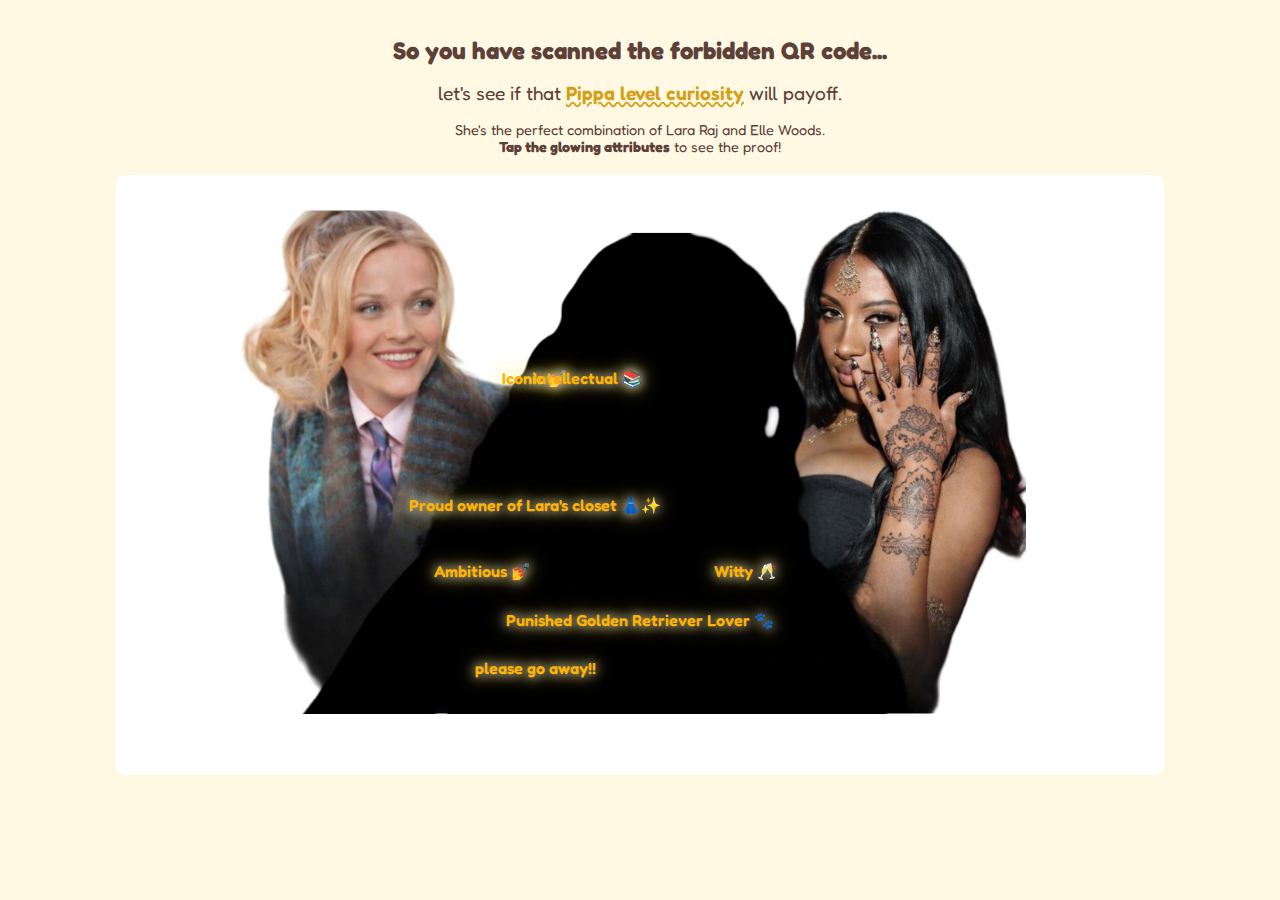
<file: index.html>
<!DOCTYPE html>
<html lang="en">
<head>
    <meta charset="UTF-8">
    <meta name="viewport" content="width=device-width, initial-scale=1.0">
    <title>Analysis of Aarthiga</title>
    <link rel="stylesheet" href="style.css">
    <link href="https://fonts.googleapis.com/css2?family=Fredoka:wght@400;600&display=swap" rel="stylesheet">
</head>
<body>

    <header>
        <h1>So you have scanned the forbidden QR code...</h1>
        <h2>let's see if that <span class="pippa-text">Pippa level curiosity</span> will payoff.</h2>
        <p class="instruction">She's the perfect combination of Lara Raj and Elle Woods.<br> 
           <strong>Tap the glowing attributes</strong> to see the proof!</p>
    </header>

    <main class="poster-container">
        <img src="poster.png" class="base-poster" alt="Lara, Silhouette, and Elle">


       
        
       
<a href="closet-stats.html" class="glow-text" style="top: 53%; left: 40%; transform: translateX(-50%);">Proud owner of Lara's closet 👗✨</a>

        <a href="attr_celeb.html" class="glow-text" style="top: 32%; left: 40%; transform: translateX(-50%);">Iconic 💅</a>
        <a href="attr_languages.html" class="glow-text" style="top: 32%; left: 45%; transform: translateX(-50%);">Intellectual 📚</a>
        <a href="goldens.html" class="glow-text" style="top: 72%; left: 50%; transform: translateX(-50%);">Punished Golden Retriever Lover 🐾</a>
        <a href="attr_leadership.html" class="glow-text" style="top: 64%; left: 35%; transform: translateX(-50%);">Ambitious 💅</a>
        <a href="attr_texting.html" class="glow-text" style="top: 64%; left: 60%; transform: translateX(-50%);">Witty 🥂</a>

        <a href="attr_cottage.html" class="glow-text" style="top: 80%; left: 40%; transform: translateX(-50%);">please go away!!</a>
    </main>

</body>
</html>
</file>
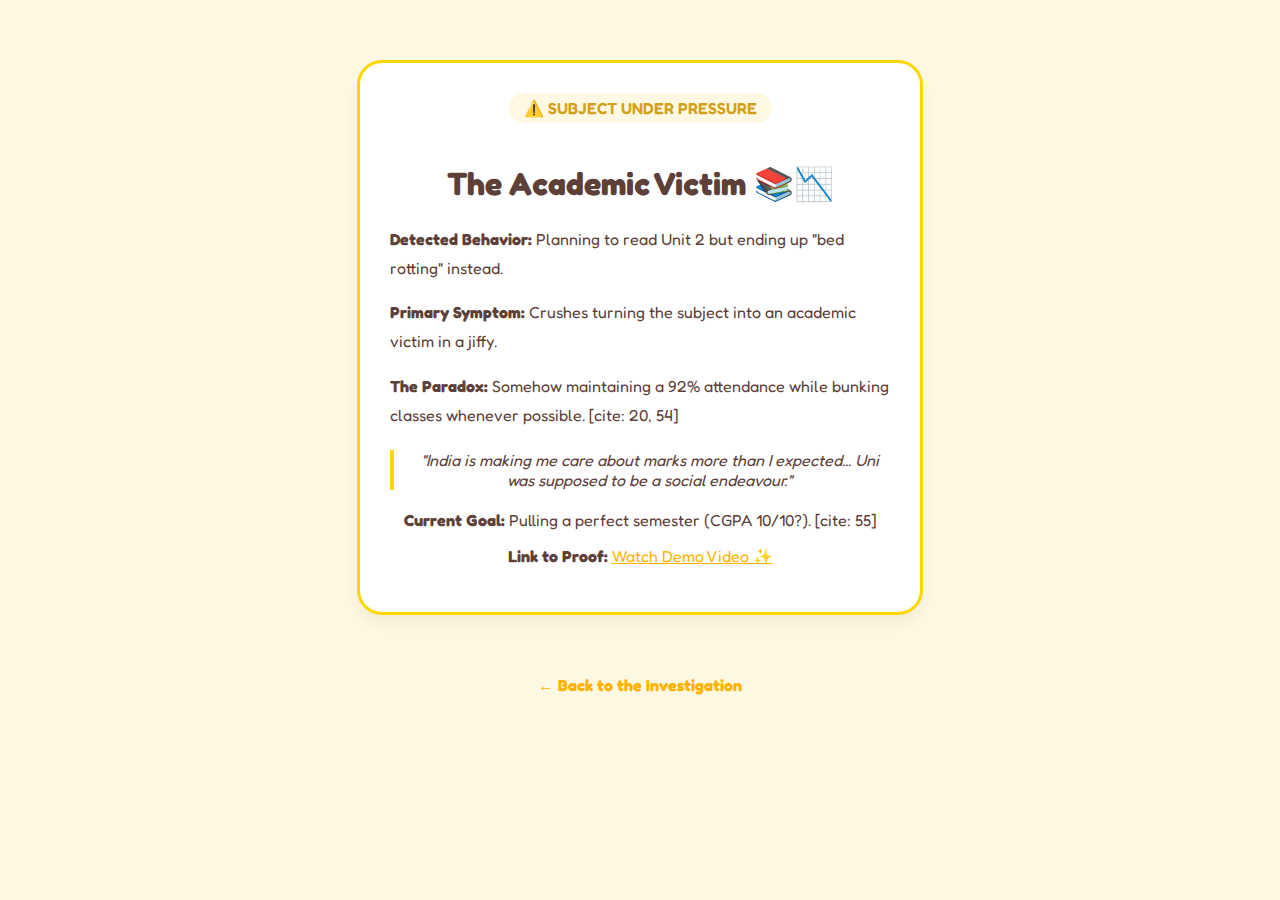
<file: attr_academic.html>
<!DOCTYPE html>
<html lang="en">
<head>
    <meta charset="UTF-8">
    <meta name="viewport" content="width=device-width, initial-scale=1.0">
    <title>Case File: Academic Victim</title>
    <link rel="stylesheet" href="style.css">
    <link href="https://fonts.googleapis.com/css2?family=Fredoka:wght@400;600&display=swap" rel="stylesheet">
    <style>
        .report-card {
            background: white;
            border: 3px solid #FFD700;
            border-radius: 25px;
            padding: 30px;
            max-width: 500px;
            margin: 40px auto;
            box-shadow: 0 10px 20px rgba(0,0,0,0.05);
        }
        .status-badge {
            background: #FFF9E3;
            color: #d4a017;
            padding: 5px 15px;
            border-radius: 50px;
            font-weight: 600;
            display: inline-block;
            margin-bottom: 20px;
        }
        .evidence-list {
            text-align: left;
            margin: 20px 0;
            line-height: 1.8;
        }
    </style>
</head>
<body style="background-color: #fff9e3; padding: 20px; text-align: center;">

    <div class="report-card">
        <div class="status-badge">⚠️ SUBJECT UNDER PRESSURE</div>
        <h1>The Academic Victim 📚📉</h1>
        
        <div class="evidence-list">
            <p><strong>Detected Behavior:</strong> Planning to read Unit 2 but ending up "bed rotting" instead.</p>
            <p><strong>Primary Symptom:</strong> Crushes turning the subject into an academic victim in a jiffy.</p>
            <p><strong>The Paradox:</strong> Somehow maintaining a 92% attendance while bunking classes whenever possible. [cite: 20, 54]</p>
        </div>

        <blockquote style="font-style: italic; color: #5d4037; border-left: 4px solid #FFD700; padding-left: 15px; margin: 20px 0;">
            "India is making me care about marks more than I expected... Uni was supposed to be a social endeavour."
        </blockquote>

        <p><strong>Current Goal:</strong> Pulling a perfect semester (CGPA 10/10?). [cite: 55]</p>
        <p><strong>Link to Proof:</strong> <a href="YOUR_VIDEO_LINK_HERE" style="color: #FFB300;">Watch Demo Video ✨</a></p>
    </div>

    <br>
    <a href="index.html" style="color: #FFB300; font-weight: bold; text-decoration: none;">← Back to the Investigation</a>

</body>
</html>
</file>
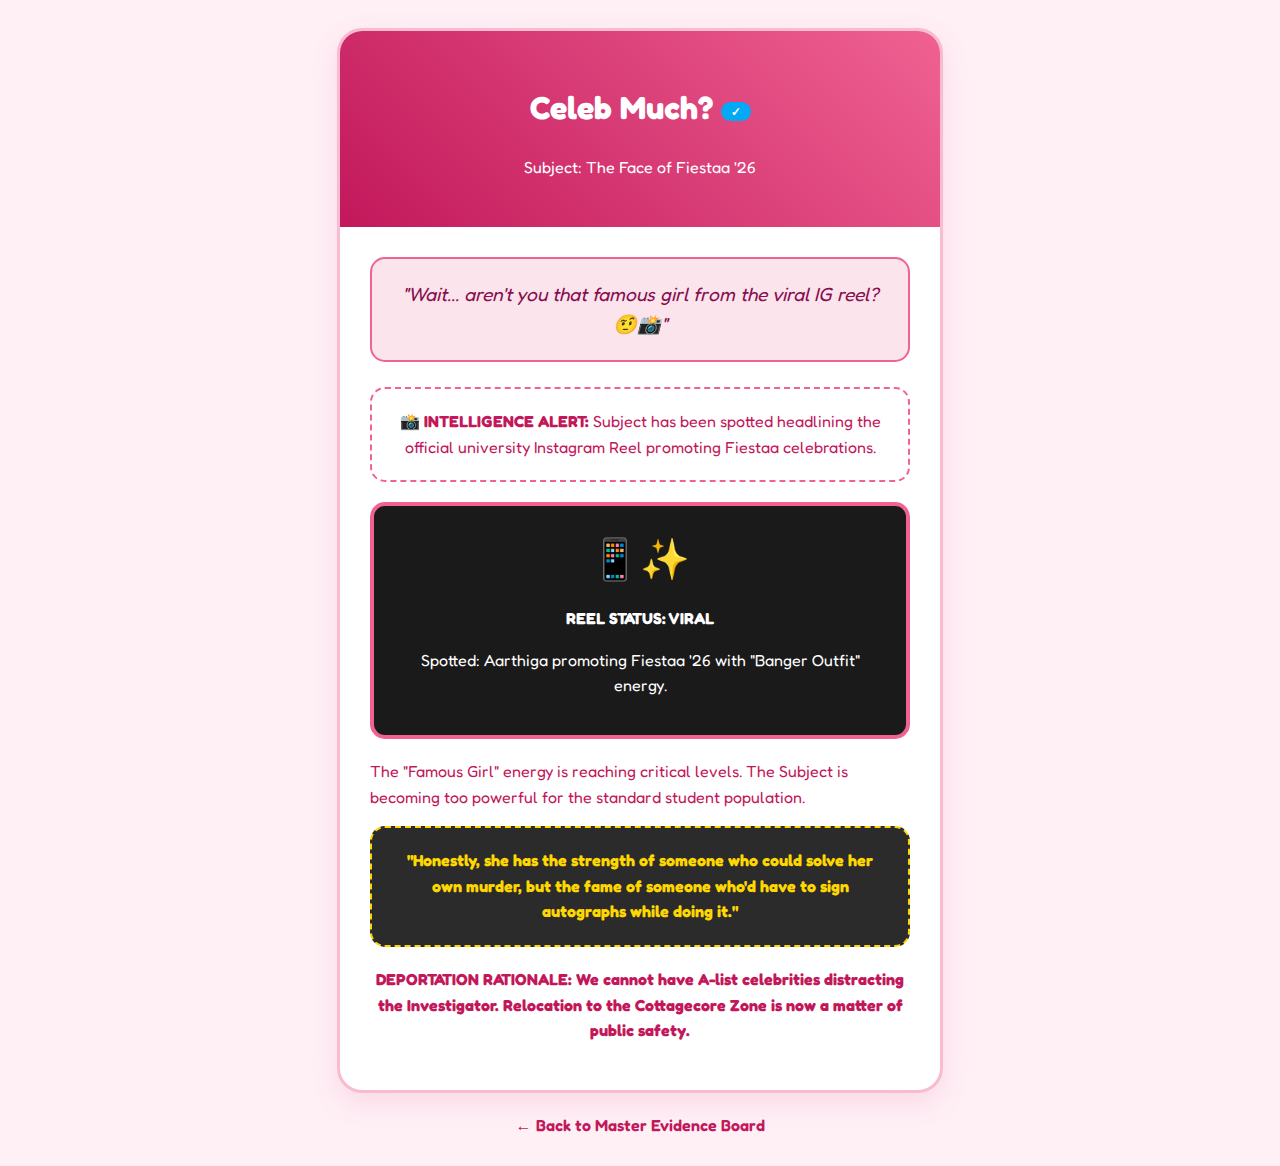
<file: attr_celeb.html>
<!DOCTYPE html>
<html lang="en">
<head>
    <meta charset="UTF-8">
    <meta name="viewport" content="width=device-width, initial-scale=1.0">
    <title>Case File: Celebrity Status Confirmed</title>
    <link href="https://fonts.googleapis.com/css2?family=Fredoka:wght@400;600&display=swap" rel="stylesheet">
    <style>
        body { font-family: 'Fredoka', sans-serif; background-color: #fff0f6; color: #c2185b; padding: 20px; line-height: 1.6; }
        .celeb-card { max-width: 600px; margin: auto; background: white; border-radius: 25px; box-shadow: 0 10px 30px rgba(194, 24, 91, 0.1); overflow: hidden; border: 3px solid #f8bbd0; }
        .glam-header { background: linear-gradient(45deg, #c2185b, #f06292); color: white; padding: 30px; text-align: center; }
        .content { padding: 30px; }
        .reel-frame { background: #1a1a1a; border-radius: 15px; padding: 20px; color: white; text-align: center; margin: 20px 0; border: 4px solid #f06292; }
        .camera-icon { font-size: 40px; margin-bottom: 10px; }
        .comment-bubble { background: #fce4ec; border-radius: 15px; padding: 20px; margin: 0 0 25px 0; color: #880e4f; font-style: italic; font-size: 1.2em; text-align: center; border: 2px solid #f06292; }
        .paparazzi-note { border: 2px dashed #f06292; padding: 20px; border-radius: 15px; text-align: center; background: #fff; }
        .btn-back { display: block; text-align: center; margin-top: 20px; color: #c2185b; text-decoration: none; font-weight: 600; }
        .verified-badge { background: #03a9f4; color: white; padding: 2px 10px; border-radius: 10px; font-size: 12px; vertical-align: middle; }
    </style>
</head>
<body>

    <div class="celeb-card">
        <div class="glam-header">
            <h1>Celeb Much? <span class="verified-badge">✓</span></h1>
            <p>Subject: The Face of Fiestaa '26</p>
        </div>

        <div class="content">
            <div class="comment-bubble">
                "Wait... aren't you that famous girl from the viral IG reel? 🤨📸"
            </div>

            <div class="paparazzi-note">
                📸 <strong>INTELLIGENCE ALERT:</strong> Subject has been spotted headlining the official university Instagram Reel promoting Fiestaa celebrations.
            </div>

            <div class="reel-frame">
                <div class="camera-icon">📱✨</div>
                <p><strong>REEL STATUS: VIRAL</strong></p>
                <p>Spotted: Aarthiga promoting Fiestaa '26 with "Banger Outfit" energy.</p>
            </div>

            <p>The "Famous Girl" energy is reaching critical levels. The Subject is becoming too powerful for the standard student population.</p>

            <div class="paparazzi-note" style="background-color: #2b2b2b; color: #ffd700; border-color: #ffd700;">
                <strong>"Honestly, she has the strength of someone who could solve her own murder, but the fame of someone who'd have to sign autographs while doing it."</strong>
            </div>

            <p style="margin-top: 20px; text-align: center; font-weight: bold;">
                DEPORTATION RATIONALE: We cannot have A-list celebrities distracting the Investigator. Relocation to the Cottagecore Zone is now a matter of public safety.
            </p>
        </div>
    </div>

    <a href="index.html" class="btn-back">← Back to Master Evidence Board</a>

</body>
</html>
</file>
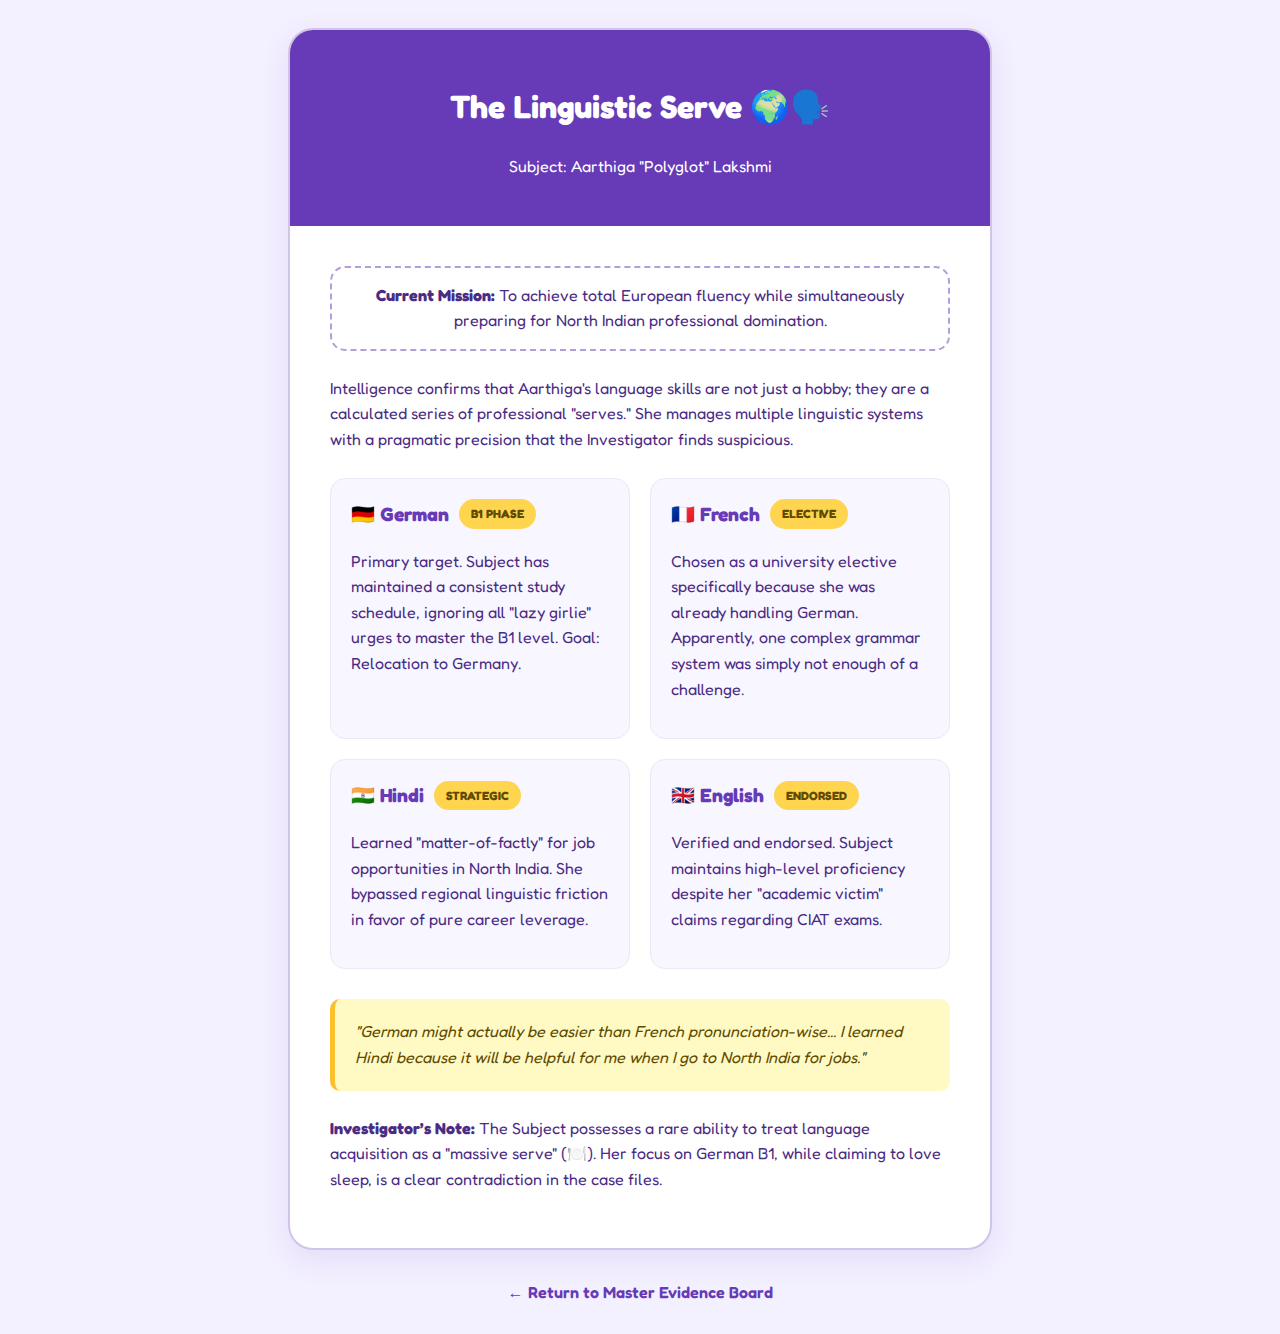
<file: attr_languages.html>
<!DOCTYPE html>
<html lang="en">
<head>
    <meta charset="UTF-8">
    <meta name="viewport" content="width=device-width, initial-scale=1.0">
    <title>Case File: The Linguistic Serve</title>
    <link href="https://fonts.googleapis.com/css2?family=Fredoka:wght@400;600&display=swap" rel="stylesheet">
    <style>
        body { font-family: 'Fredoka', sans-serif; background-color: #f3f0ff; color: #4b2c85; padding: 20px; line-height: 1.6; }
        .dossier-card { max-width: 700px; margin: auto; background: white; border-radius: 25px; box-shadow: 0 10px 30px rgba(103, 58, 183, 0.1); overflow: hidden; border: 2px solid #d1c4e9; }
        .header { background: #673ab7; color: white; padding: 30px; text-align: center; }
        .content { padding: 40px; }
        .language-grid { display: grid; grid-template-columns: 1fr 1fr; gap: 20px; margin: 25px 0; }
        .lang-item { background: #f8f6ff; border: 1px solid #ede7f6; padding: 20px; border-radius: 15px; }
        .lang-item h3 { margin-top: 0; color: #673ab7; font-size: 1.2em; display: flex; align-items: center; gap: 10px; }
        .status-badge { background: #ffd54f; color: #5f4b00; padding: 5px 12px; border-radius: 20px; font-size: 12px; font-weight: bold; text-transform: uppercase; }
        .analysis-box { background: #fff9c4; border-left: 5px solid #fbc02d; padding: 20px; border-radius: 10px; margin-top: 30px; font-style: italic; color: #5f4b00; }
        .btn-back { display: block; text-align: center; margin-top: 30px; color: #673ab7; text-decoration: none; font-weight: 600; }
        .mission-objective { text-align: center; border: 2px dashed #b39ddb; padding: 15px; border-radius: 15px; margin-bottom: 25px; }
    </style>
</head>
<body>

    <div class="dossier-card">
        <div class="header">
            <h1>The Linguistic Serve 🌍🗣️</h1>
            <p>Subject: Aarthiga "Polyglot" Lakshmi</p>
        </div>

        <div class="content">
            <div class="mission-objective">
                <strong>Current Mission:</strong> To achieve total European fluency while simultaneously preparing for North Indian professional domination.
            </div>

            <p>Intelligence confirms that Aarthiga's language skills are not just a hobby; they are a calculated series of professional "serves." She manages multiple linguistic systems with a pragmatic precision that the Investigator finds suspicious.</p>

            <div class="language-grid">
                <div class="lang-item">
                    <h3>🇩🇪 German <span class="status-badge">B1 Phase</span></h3>
                    <p>Primary target. Subject has maintained a consistent study schedule, ignoring all "lazy girlie" urges to master the B1 level. Goal: Relocation to Germany.</p>
                </div>
                <div class="lang-item">
                    <h3>🇫🇷 French <span class="status-badge">Elective</span></h3>
                    <p>Chosen as a university elective specifically because she was already handling German. Apparently, one complex grammar system was simply not enough of a challenge.</p>
                </div>
                <div class="lang-item">
                    <h3>🇮🇳 Hindi <span class="status-badge">Strategic</span></h3>
                    <p>Learned "matter-of-factly" for job opportunities in North India. She bypassed regional linguistic friction in favor of pure career leverage.</p>
                </div>
                <div class="lang-item">
                    <h3>🇬🇧 English <span class="status-badge">Endorsed</span></h3>
                    <p>Verified and endorsed. Subject maintains high-level proficiency despite her "academic victim" claims regarding CIAT exams.</p>
                </div>
            </div>

            

            <div class="analysis-box">
                "German might actually be easier than French pronunciation-wise... I learned Hindi because it will be helpful for me when I go to North India for jobs."
            </div>

            <p style="margin-top: 25px;">
                <strong>Investigator’s Note:</strong> The Subject possesses a rare ability to treat language acquisition as a "massive serve" (🍽️). Her focus on German B1, while claiming to love sleep, is a clear contradiction in the case files.
            </p>
        </div>
    </div>

    <a href="index.html" class="btn-back">← Return to Master Evidence Board</a>

</body>
</html>
</file>
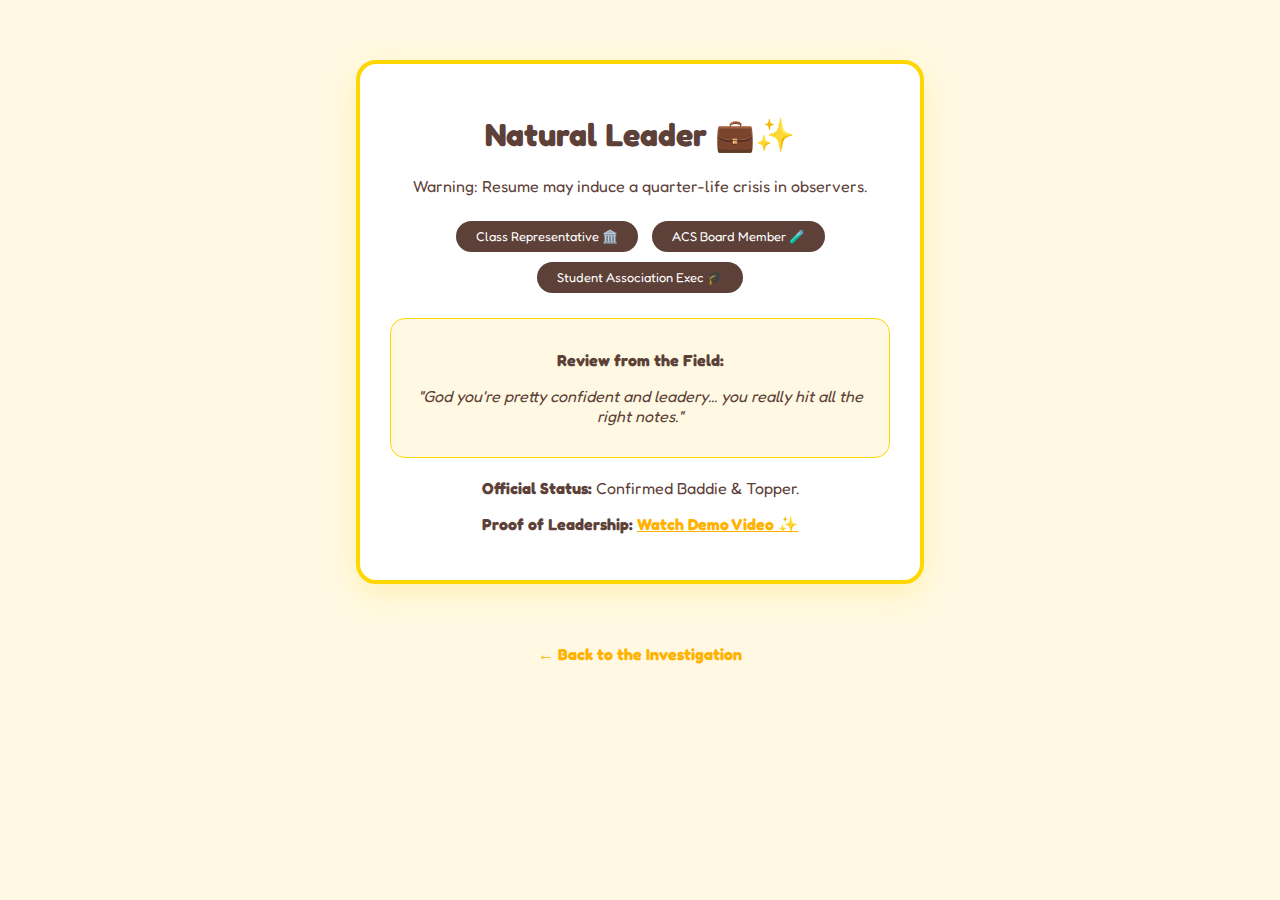
<file: attr_leader.html>
<!DOCTYPE html>
<html lang="en">
<head>
    <meta charset="UTF-8">
    <meta name="viewport" content="width=device-width, initial-scale=1.0">
    <title>The Quarter-Life Crisis Inducer</title>
    <link rel="stylesheet" href="style.css">
    <link href="https://fonts.googleapis.com/css2?family=Fredoka:wght@400;600&display=swap" rel="stylesheet">
    <style>
        .leader-card {
            background: white;
            border: 4px solid #FFD700;
            border-radius: 20px;
            padding: 30px;
            max-width: 500px;
            margin: 40px auto;
            text-align: center;
            box-shadow: 0 10px 30px rgba(255, 215, 0, 0.2);
        }
        .role-badge {
            background: #5d4037;
            color: white;
            padding: 8px 20px;
            border-radius: 50px;
            font-size: 0.8rem;
            margin: 5px;
            display: inline-block;
        }
        .glaze-box {
            background: #FFF9E3;
            padding: 15px;
            border-radius: 15px;
            margin: 20px 0;
            border: 1px solid #FFD700;
        }
    </style>
</head>
<body style="background-color: #fff9e3; padding: 20px;">

    <div class="leader-card">
        <h1>Natural Leader 💼✨</h1>
        <p>Warning: Resume may induce a quarter-life crisis in observers.</p>

        <div style="margin: 20px 0;">
            <div class="role-badge">Class Representative 🏛️</div>
            <div class="role-badge">ACS Board Member 🧪</div>
            <div class="role-badge">Student Association Exec 🎓</div>
        </div>

        <div class="glaze-box">
            <p><strong>Review from the Field:</strong></p>
            <p style="font-style: italic;">"God you're pretty confident and leadery... you really hit all the right notes."</p>
        </div>

        <p><strong>Official Status:</strong> Confirmed Baddie & Topper.</p>
        <p><strong>Proof of Leadership:</strong> <a href="YOUR_VIDEO_LINK_HERE" style="color: #FFB300; font-weight: bold;">Watch Demo Video ✨</a></p>
    </div>

    <br>
    <div style="text-align: center;">
        <a href="index.html" style="color: #FFB300; font-weight: bold; text-decoration: none;">← Back to the Investigation</a>
    </div>

</body>
</html>
</file>
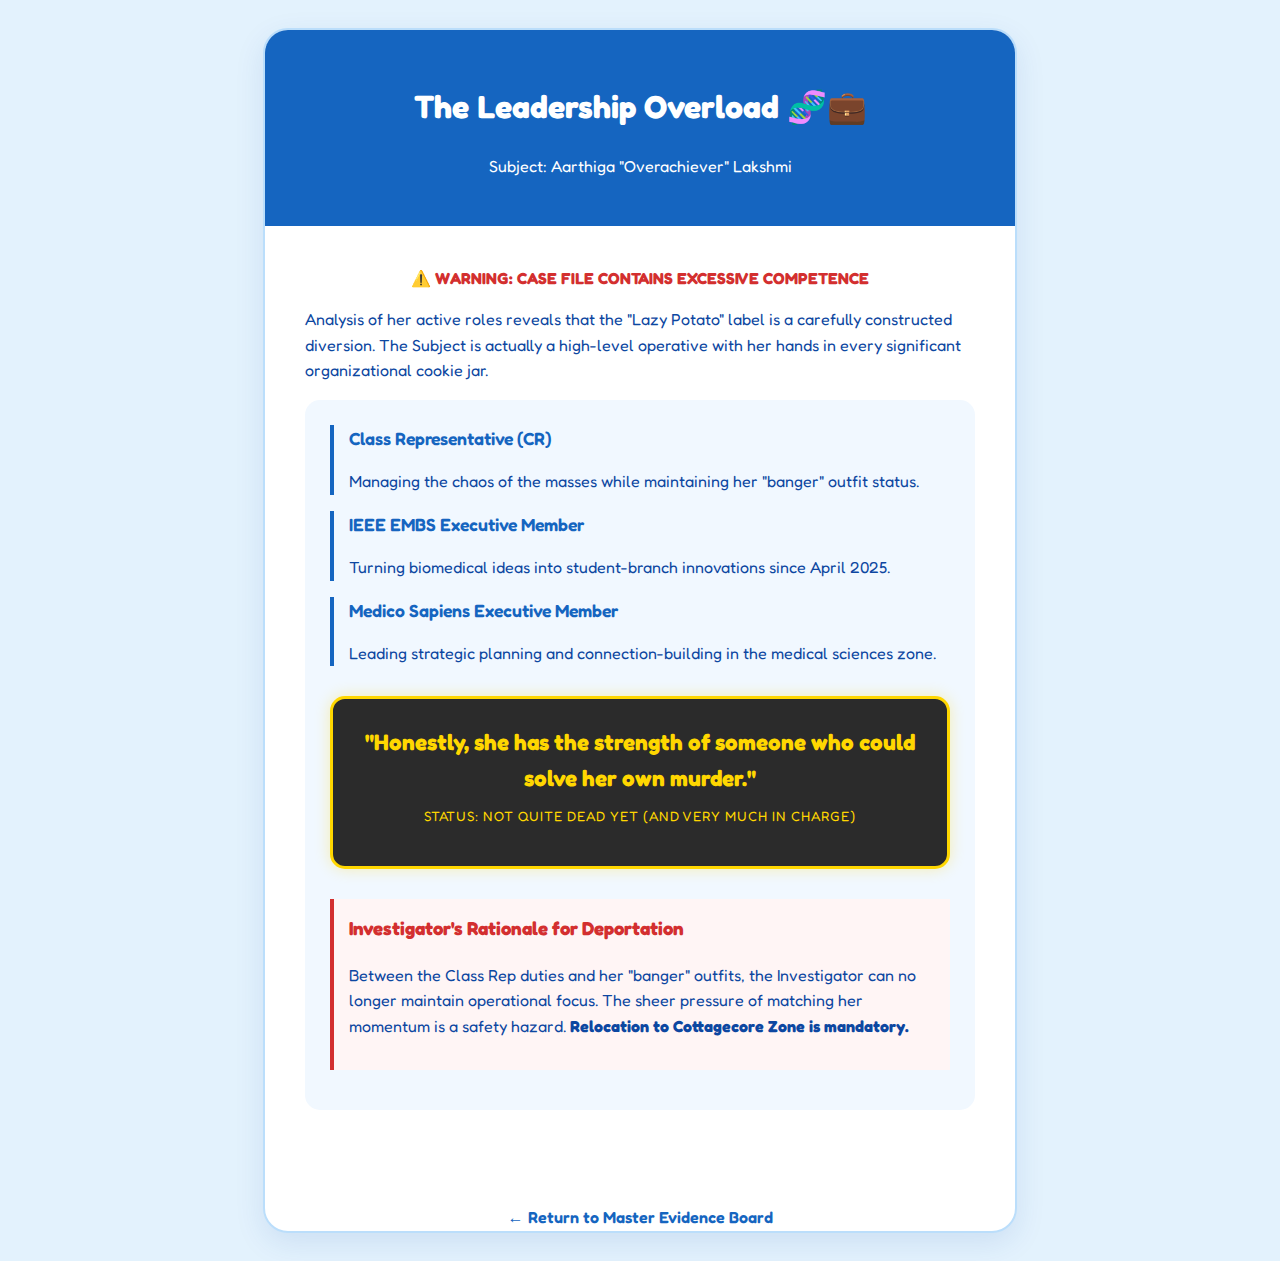
<file: attr_leadership.html>
<!DOCTYPE html>
<html lang="en">
<head>
    <meta charset="UTF-8">
    <meta name="viewport" content="width=device-width, initial-scale=1.0">
    <title>Case File: The Leadership Overload</title>
    <link href="https://fonts.googleapis.com/css2?family=Fredoka:wght@400;600&display=swap" rel="stylesheet">
    <style>
        body { font-family: 'Fredoka', sans-serif; background-color: #e3f2fd; color: #0d47a1; padding: 20px; line-height: 1.6; }
        .dossier-card { max-width: 750px; margin: auto; background: white; border-radius: 25px; box-shadow: 0 10px 30px rgba(13, 71, 161, 0.1); overflow: hidden; border: 2px solid #bbdefb; }
        .header { background: #1565c0; color: white; padding: 30px; text-align: center; }
        .content { padding: 40px; }
        .leadership-list { background: #f1f8ff; border-radius: 15px; padding: 25px; margin-bottom: 25px; }
        .role-item { margin-bottom: 15px; border-left: 4px solid #1565c0; padding-left: 15px; }
        .role-title { font-weight: 600; color: #1565c0; font-size: 1.1em; }
        .murder-joke { 
            background: #2b2b2b; 
            color: #ffd700; 
            padding: 25px; 
            border-radius: 15px; 
            text-align: center; 
            font-size: 1.4em; 
            margin: 30px 0;
            border: 3px solid #ffd700;
            box-shadow: 0 0 15px rgba(255, 215, 0, 0.3);
        }
        .btn-back { display: block; text-align: center; margin-top: 30px; color: #1565c0; text-decoration: none; font-weight: 600; }
        .threat-level { color: #d32f2f; font-weight: bold; text-align: center; margin-bottom: 10px; }
    </style>
</head>
<body>

    <div class="dossier-card">
        <div class="header">
            <h1>The Leadership Overload 🧬💼</h1>
            <p>Subject: Aarthiga "Overachiever" Lakshmi</p>
        </div>

        <div class="content">
            <div class="threat-level">⚠️ WARNING: CASE FILE CONTAINS EXCESSIVE COMPETENCE</div>
            
            <p>Analysis of her active roles reveals that the "Lazy Potato" label is a carefully constructed diversion. The Subject is actually a high-level operative with her hands in every significant organizational cookie jar.</p>

            <div class="leadership-list">
                <div class="role-item">
                    <div class="role-title">Class Representative (CR)</div>
                    <p>Managing the chaos of the masses while maintaining her "banger" outfit status.</p>
                </div>
                <div class="role-item">
                    <div class="role-title">IEEE EMBS Executive Member</div>
                    <p>Turning biomedical ideas into student-branch innovations since April 2025.</p>
                </div>
                <div class="role-item">
                    <div class="role-title">Medico Sapiens Executive Member</div>
                    <p>Leading strategic planning and connection-building in the medical sciences zone.</p>
                </div>
                <div class="role-item">
                  
            </div>

            <div class="murder-joke">
                <strong>"Honestly, she has the strength of someone who could solve her own murder."</strong>
                <p style="font-size: 0.6em; margin-top: 10px; text-transform: uppercase; letter-spacing: 1px;">Status: Not Quite Dead Yet (And very much in charge)</p>
            </div>

            




            <div class="role-item" style="border-left-color: #d32f2f; background: #fff5f5; padding: 15px;">
                <h3 style="color: #d32f2f; margin-top: 0;">Investigator's Rationale for Deportation</h3>
                <p>Between the Class Rep duties and her "banger" outfits, the Investigator can no longer maintain operational focus. The sheer pressure of matching her momentum is a safety hazard. <strong>Relocation to Cottagecore Zone is mandatory.</strong></p>
            </div>
        </div>
    </div>

    <a href="index.html" class="btn-back">← Return to Master Evidence Board</a>

</body>
</html>
</file>
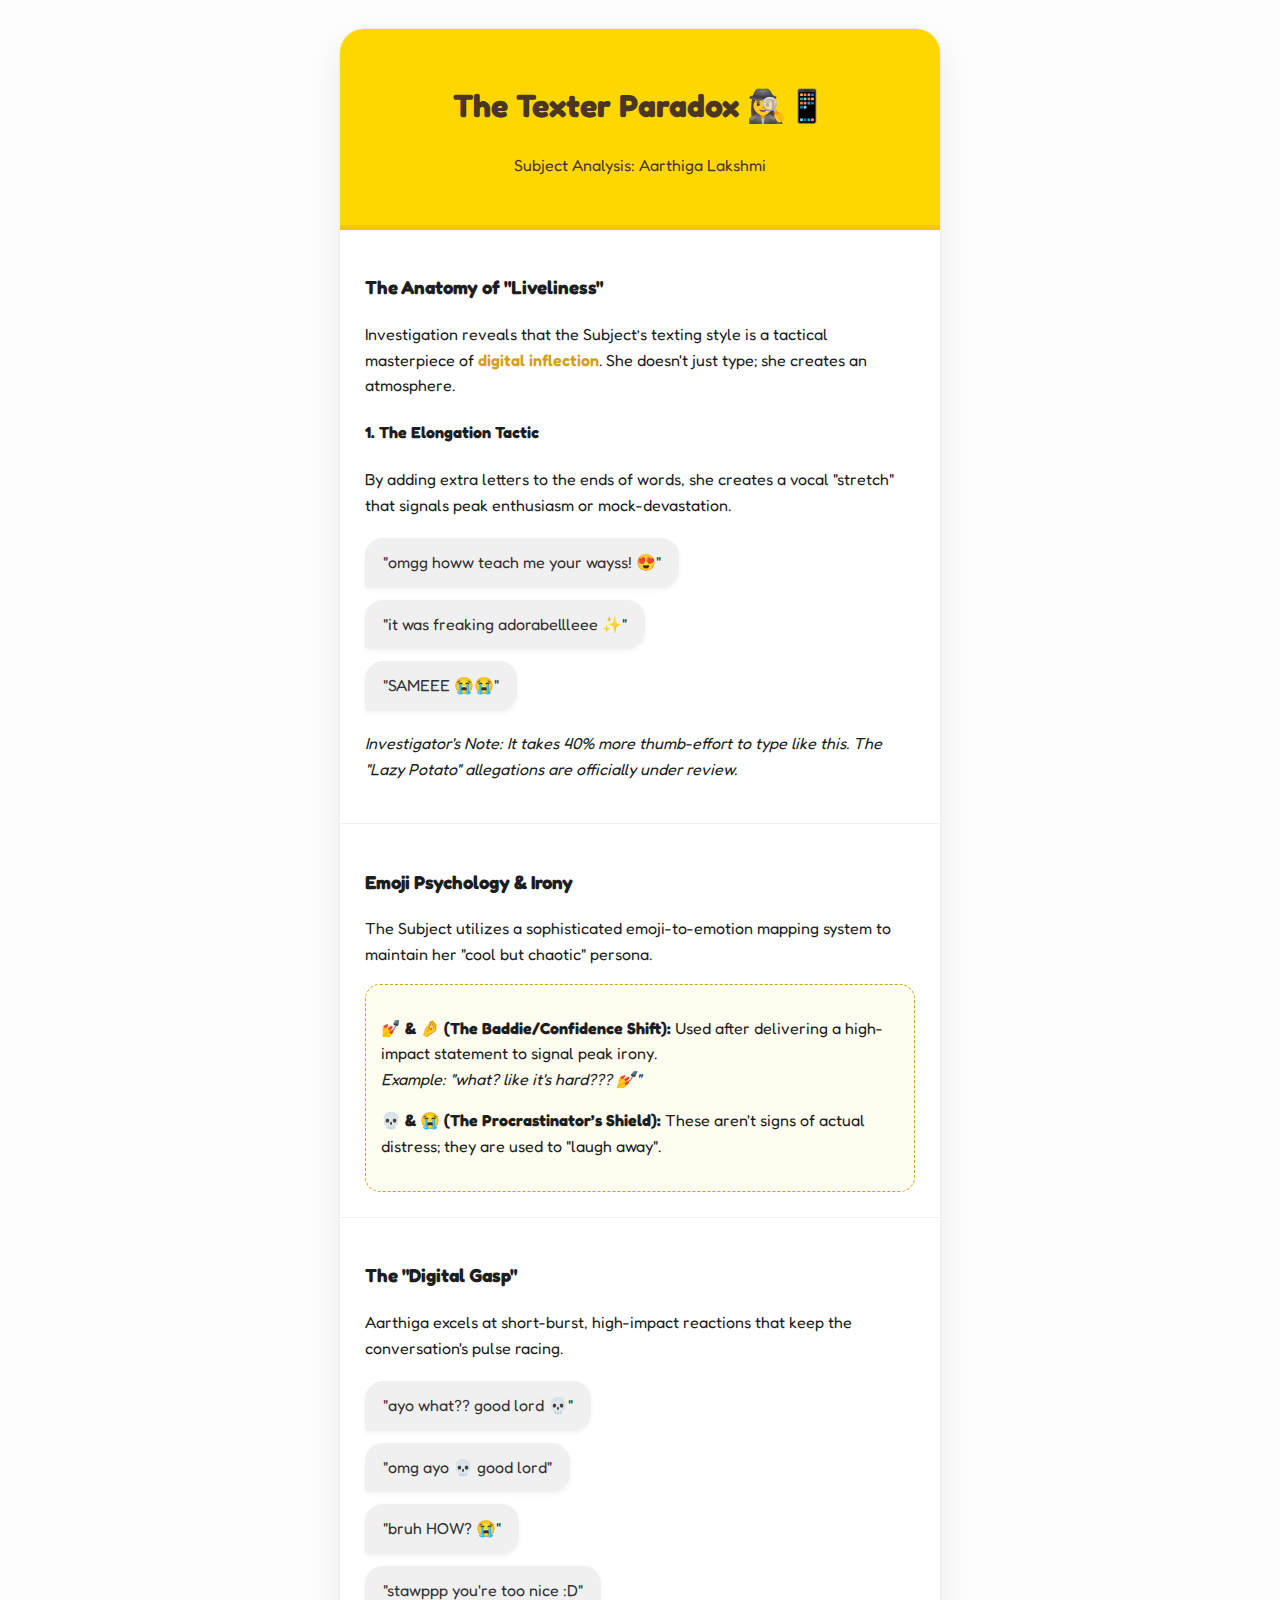
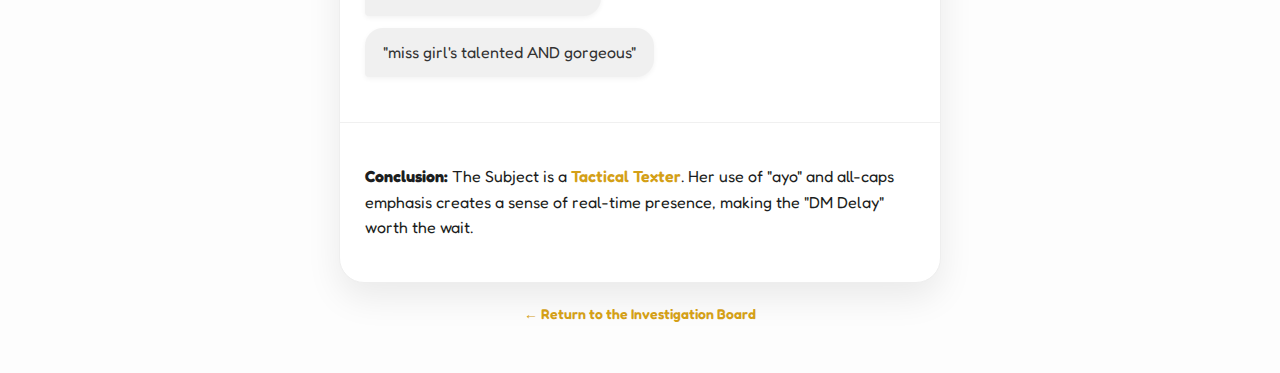
<file: attr_texting.html>
<!DOCTYPE html>
<html lang="en">
<head>
    <meta charset="UTF-8">
    <meta name="viewport" content="width=device-width, initial-scale=1.0">
    <title>Case File: The Texter Paradox</title>
    <link href="https://fonts.googleapis.com/css2?family=Fredoka:wght@400;600&display=swap" rel="stylesheet">
    <style>
        body { font-family: 'Fredoka', sans-serif; background-color: #fdfdfd; color: #1c1e21; padding: 20px; line-height: 1.6; }
        .container { max-width: 600px; margin: auto; background: white; border-radius: 25px; box-shadow: 0 15px 35px rgba(0,0,0,0.08); overflow: hidden; border: 1px solid #eee; }
        .header { background: #FFD700; color: #4b3621; padding: 30px; text-align: center; border-bottom: 5px solid #f2c600; }
        .section { padding: 25px; border-bottom: 1px solid #f0f0f0; }
        .bubble-container { display: flex; flex-direction: column; gap: 12px; margin: 20px 0; }
        .bubble { padding: 12px 18px; border-radius: 18px; max-width: 85%; font-size: 16px; position: relative; box-shadow: 0 2px 5px rgba(0,0,0,0.05); }
        .received { background: #f0f0f0; align-self: flex-start; border-bottom-left-radius: 4px; color: #333; }
        .highlight { color: #d4a017; font-weight: 600; }
        .emoji-analysis { background: #fffcf0; padding: 15px; border-radius: 15px; border: 1px dashed #d4a017; margin-top: 10px; }
        .btn-back { display: block; text-align: center; padding: 20px; color: #d4a017; text-decoration: none; font-weight: 600; font-size: 14px; }
    </style>
</head>
<body>

    <div class="container">
        <div class="header">
            <h1>The Texter Paradox 🕵️‍♀️📱</h1>
            <p>Subject Analysis: Aarthiga Lakshmi</p>
        </div>

        <div class="section">
            <h3>The Anatomy of "Liveliness"</h3>
            <p>Investigation reveals that the Subject’s texting style is a tactical masterpiece of <span class="highlight">digital inflection</span>. She doesn't just type; she creates an atmosphere.</p>
            
            <h4>1. The Elongation Tactic</h4>
            <p>By adding extra letters to the ends of words, she creates a vocal "stretch" that signals peak enthusiasm or mock-devastation.</p>
            <div class="bubble-container">
                <div class="bubble received">"omgg howw teach me your wayss! 😍"</div>
                <div class="bubble received">"it was freaking adorabellleee ✨"</div>
                <div class="bubble received">"SAMEEE 😭😭"</div>
            </div>
            <p><em>Investigator's Note: It takes 40% more thumb-effort to type like this. The "Lazy Potato" allegations are officially under review.</em></p>
        </div>

        <div class="section">
            <h3>Emoji Psychology & Irony</h3>
            <p>The Subject utilizes a sophisticated emoji-to-emotion mapping system to maintain her "cool but chaotic" persona.</p>
            
            <div class="emoji-analysis">
                <p><strong>💅 & 🤌 (The Baddie/Confidence Shift):</strong> Used after delivering a high-impact statement to signal peak irony. <br><em>Example: "what? like it's hard??? 💅"</em></p>
                <p><strong>💀 & 😭 (The Procrastinator’s Shield):</strong> These aren't signs of actual distress; they are used to "laugh away".</p>
            </div>
        </div>

        <div class="section">
            <h3>The "Digital Gasp"</h3>
            <p>Aarthiga excels at short-burst, high-impact reactions that keep the conversation's pulse racing.</p>
            <div class="bubble-container">
                <div class="bubble received">"ayo what?? good lord 💀"</div>
                <div class="bubble received">"omg ayo 💀 good lord"</div>
                <div class="bubble received">"bruh HOW? 😭"</div>
                <div class="bubble received">"stawppp you're too nice :D"</div>
                <div class="bubble received">"miss girl's talented AND gorgeous"</div>
            </div>
        </div>

        <div class="section" style="border: none;">
            <p><strong>Conclusion:</strong> The Subject is a <span class="highlight">Tactical Texter</span>. Her use of "ayo" and all-caps emphasis creates a sense of real-time presence, making the "DM Delay" worth the wait.</p>
        </div>
    </div>

    <a href="index.html" class="btn-back">← Return to the Investigation Board</a>

</body>
</html>
</file>
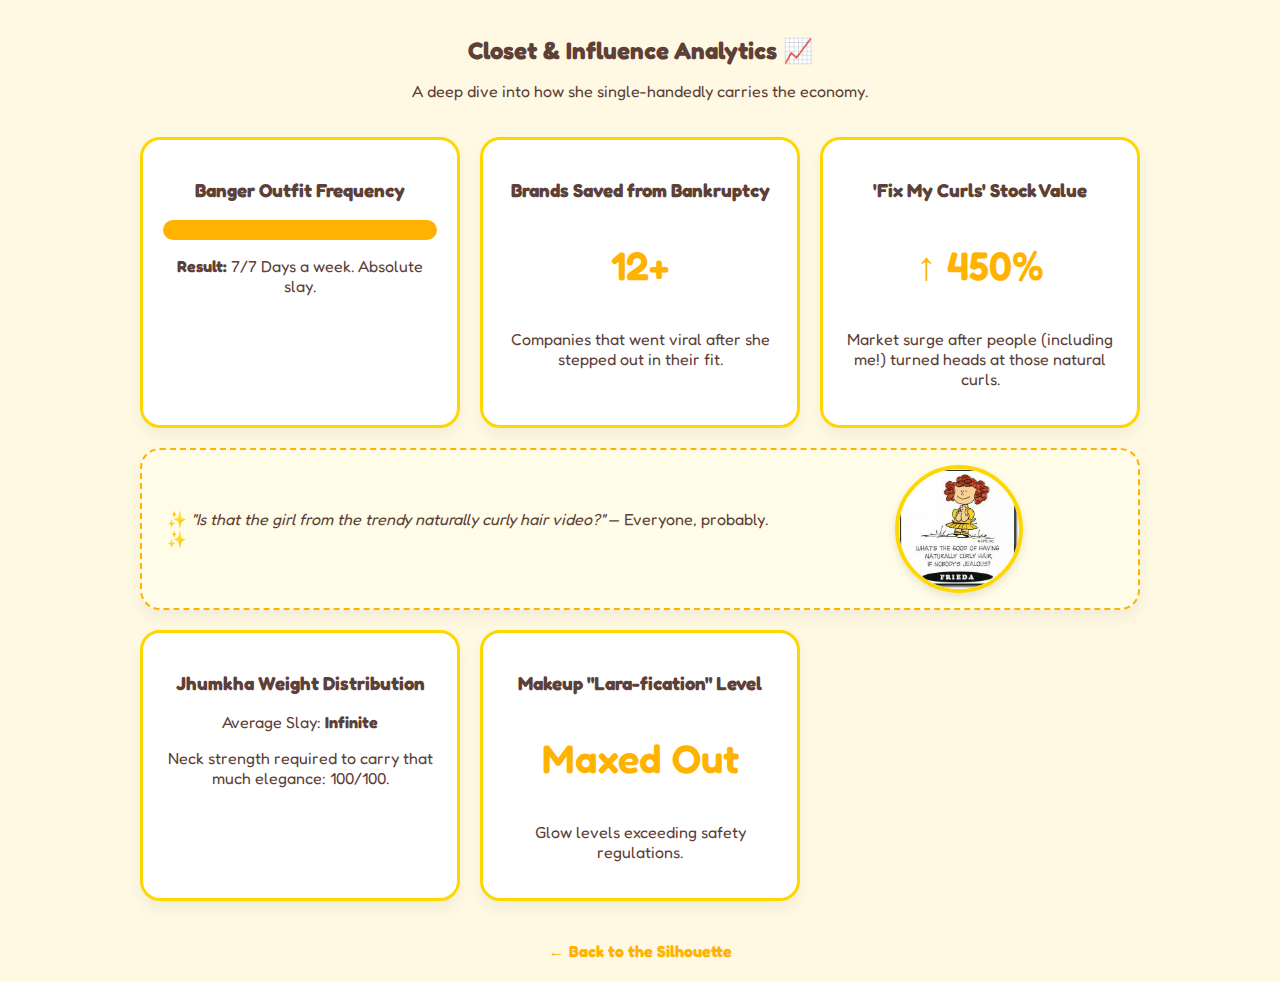
<file: closet-stats.html>
<!DOCTYPE html>
<html lang="en">
<head>
    <meta charset="UTF-8">
    <meta name="viewport" content="width=device-width, initial-scale=1.0">
    <title>The Closet Analytics</title>
    <link rel="stylesheet" href="style.css">
    <link href="https://fonts.googleapis.com/css2?family=Fredoka:wght@400;600&display=swap" rel="stylesheet">
    <style>
        .stats-grid {
            display: grid;
            grid-template-columns: repeat(auto-fit, minmax(250px, 1fr));
            gap: 20px;
            padding: 20px;
            max-width: 1000px;
            margin: auto;
        }
        .stat-card {
            background: white;
            padding: 20px;
            border-radius: 20px;
            border: 3px solid #FFD700;
            box-shadow: 0 8px 15px rgba(0,0,0,0.05);
        }
        .big-number { font-size: 2.5rem; color: #FFB300; font-weight: 600; }
        .chart-bar { background: #FFF9E3; height: 20px; border-radius: 10px; margin: 10px 0; overflow: hidden; position: relative; }
        .fill { background: #FFB300; height: 100%; width: 100%; } /* Everyday is a banger */
        /* Layout for the Curly Hair Card */
.curly-hair-shoutout {
    grid-column: 1 / -1; /* Makes it span the full width of the grid */
    background: #FFFDE7;
    border: 2px dashed #FFB300;
    display: flex;
    align-items: center;
    justify-content: space-between;
    padding: 15px 25px;
    gap: 20px;
}

.shoutout-content {
    flex: 2; /* Takes up more space for the text */
    text-align: left;
}

.shoutout-image {
    flex: 1;
    display: flex;
    justify-content: center;
}

.shoutout-image img {
    width: 120px;
    height: 120px;
    object-fit: cover;
    border-radius: 50%; /* Keeps it a cute circle */
    border: 4px solid #FFD700;
    box-shadow: 0 4px 10px rgba(0,0,0,0.1);
}

/* Responsive adjustment for mobile */
@media (max-width: 600px) {
    .curly-hair-shoutout {
        flex-direction: column;
        text-align: center;
    }
    .shoutout-content {
        text-align: center;
    }
}
    </style>
</head>
<body>

    <header>
        <h1>Closet & Influence Analytics 📈</h1>
        <p>A deep dive into how she single-handedly carries the economy.</p>
    </header>

    <div class="stats-grid">
        <div class="stat-card">
            <h3>Banger Outfit Frequency</h3>
            <div class="chart-bar"><div class="fill"></div></div>
            <p><strong>Result:</strong> 7/7 Days a week. Absolute slay.</p>
        </div>

        <div class="stat-card">
            <h3>Brands Saved from Bankruptcy</h3>
            <p class="big-number">12+</p>
            <p>Companies that went viral after she stepped out in their fit.</p>
        </div>

        <div class="stat-card">
            <h3>'Fix My Curls' Stock Value</h3>
            <p class="big-number">↑ 450%</p>
            <p>Market surge after people (including me!) turned heads at those natural curls.</p>
        </div>

       <div class="stat-card curly-hair-shoutout">
    <div class="shoutout-content">
        <p>✨ <em>"Is that the girl from the trendy naturally curly hair video?"</em> — Everyone, probably. ✨</p>
    </div>
    <div class="shoutout-image">
        <img src="curls.jpg" alt="Naturally Curly Hair Trend">
    </div>
</div>

        <div class="stat-card">
            <h3>Jhumkha Weight Distribution</h3>
            <p>Average Slay: <strong>Infinite</strong></p>
            <p>Neck strength required to carry that much elegance: 100/100.</p>
        </div>

        <div class="stat-card">
            <h3>Makeup "Lara-fication" Level</h3>
            <p class="big-number">Maxed Out</p>
            <p>Glow levels exceeding safety regulations.</p>
        </div>
    </div>

    <br>
    <a href="index.html" style="color: #FFB300; font-weight: bold; text-decoration: none;">← Back to the Silhouette</a>

</body>
</html>
</file>
<file: style.css>
body {
    background-color: #fff9e3;
    color: #5d4037;
    font-family: 'Fredoka', sans-serif;
    text-align: center;
    margin: 0;
    padding: 20px;
    overflow-x: hidden;
}

header h1 { font-size: 1.5rem; margin-bottom: 5px; }
header h2 { font-size: 1.2rem; font-weight: 400; }
.pippa-text { color: #d4a017; font-weight: 600; text-decoration: underline wavy; }
.instruction { font-size: 0.9rem; margin: 10px 0 20px 0; }

.poster-container {
    position: relative;
    display: inline-block;
    width: 98%;
    max-width: 1050px;
}

.base-poster {
    width: 100%;
    height: auto;
    border-radius: 10px;
}

.glow-text {
    position: absolute;
    text-decoration: none;
    font-weight: 600;
    /* Slightly smaller font to allow closer grouping */
    font-size: clamp(0.6rem, 1.6vw, 1rem); 
    color: #FFB300;
    text-shadow: 0 0 12px rgba(255, 255, 255, 1), 
                 0 0 20px rgba(255, 215, 0, 0.8);
    animation: floatGlow 3s ease-in-out infinite alternate;
    transition: transform 0.2s ease;
    white-space: nowrap;
}

.glow-text:hover {
    color: #FF6F00;
    transform: scale(1.15);
    z-index: 20;
}

@keyframes floatGlow {
    from { transform: translateY(0px); opacity: 0.9; }
    to { transform: translateY(-8px); opacity: 1; }
}
</file>
